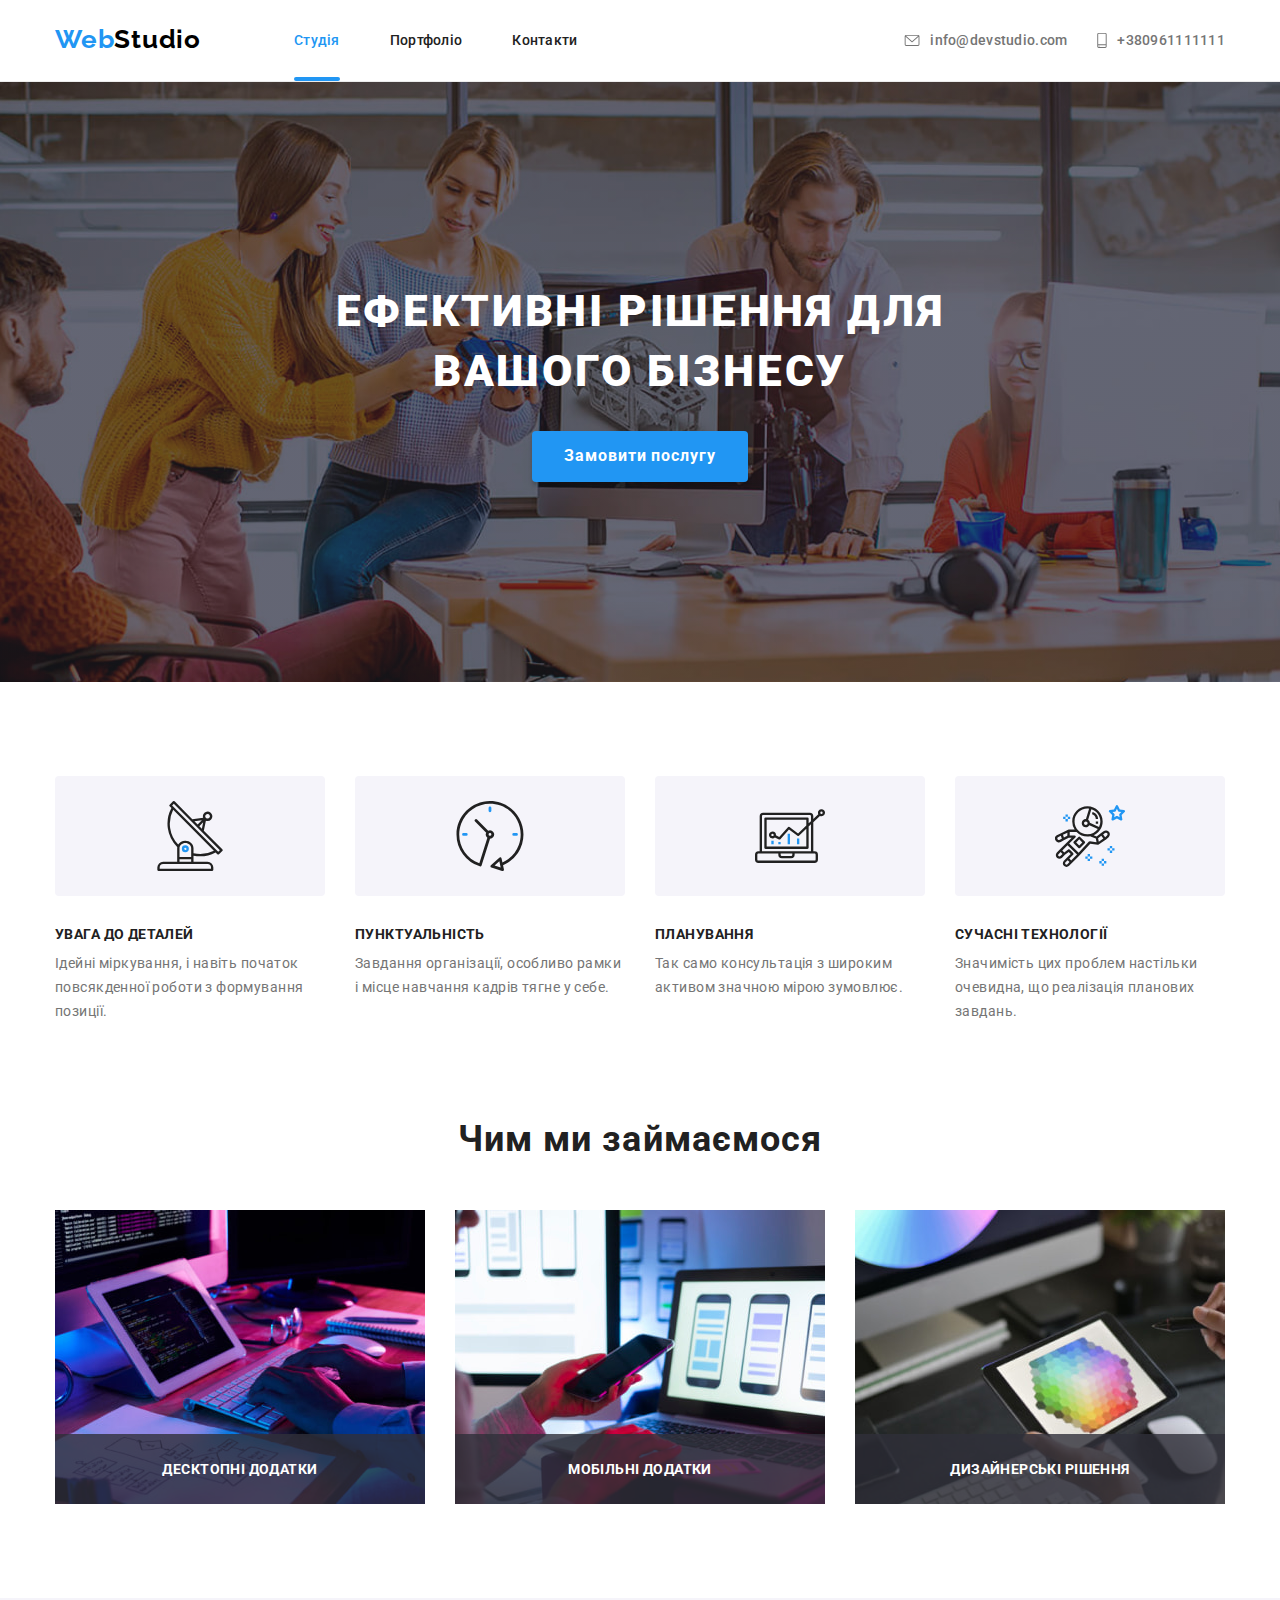
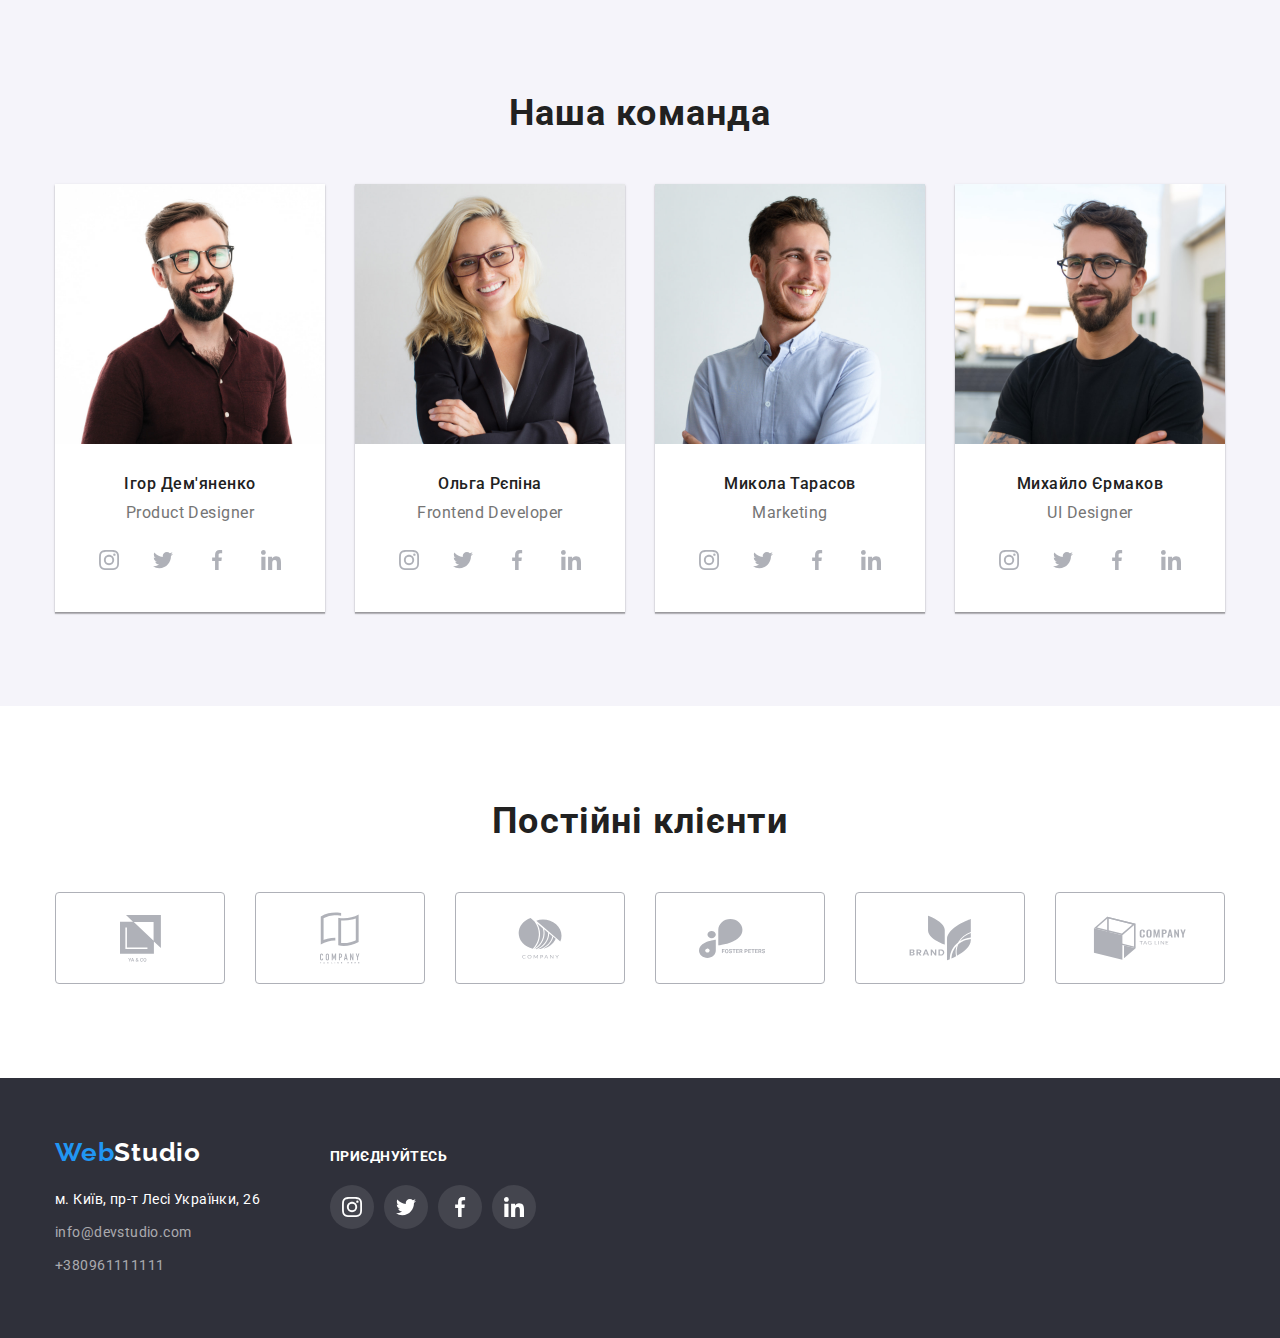
<file: index.html>
<!DOCTYPE html>
<html lang="uk">
  <head>
    <meta charset="UTF-8" />
    <meta name="viewport" content="width=device-width, initial-scale=1.0" />
    <title lang="en">WebStudio</title>

    <link rel="preconnect" href="https://fonts.googleapis.com" />
    <link rel="preconnect" href="https://fonts.gstatic.com" crossorigin />
    <link
      href="https://fonts.googleapis.com/css2?family=Raleway:wght@700&family=Roboto:wght@400;500;700;900&display=swap"
      rel="stylesheet"
    />

    <link
      rel="stylesheet"
      href="https://cdnjs.cloudflare.com/ajax/libs/modern-normalize/2.0.0/modern-normalize.min.css"
    />

    <link rel="stylesheet" href="./css/styles.css" />
  </head>

  <body>
    <!-- Header start -->
    <header class="header">
      <div class="container">
        <nav class="main-navigation">
          <!-- Header Logo -->

          <a href="/" class="logo"
            >Web<span class="header-logo-part">Studio</span></a
          >

          <!-- Header Menu -->
          <ul class="nav-menu-list">
            <li class="item">
              <a href="./index.html" class="link nav-menu-link current-page"
                >Студія</a
              >
            </li>
            <li class="item">
              <a href="./portfolio.html" class="link nav-menu-link"
                >Портфоліо</a
              >
            </li>
            <li class="item">
              <a href="./contacts.html" class="link nav-menu-link">Контакти</a>
            </li>
          </ul>
        </nav>
        <!-- Header Contacts -->
        <ul class="nav-contacts-list">
          <li class="item">
            <a
              class="nav-contacts-link"
              href="mailto:info@devstudio.com"
              aria-label="Електронна пошта"
            >
              <svg class="icon-mail" width="16" height="12">
                <use href="./images/svg/symbol-defs.svg#icon-envelope"></use>
              </svg>
              info@devstudio.com
            </a>
          </li>
          <li class="item">
            <a
              class="nav-contacts-link"
              href="tel:+380961111111"
              aria-label="Номер телефону"
            >
              <svg class="icon-phone" width="10" height="16">
                <use href="./images/svg/symbol-defs.svg#icon-smartphone"></use>
              </svg>
              +380961111111
            </a>
          </li>
        </ul>
      </div>
    </header>

    <main>
      <!-- Hero section start-->
      <section class="hero">
        <div class="container">
          <h1 class="hero-title">Ефективні рішення для вашого бізнесу</h1>

          <button type="button" class="btn" data-modal-open>
            Замовити послугу
          </button>
        </div>

        <!-- Модальне вікно -->

        <div class="backdrop is-hidden" data-modal>
          <div class="modal">
            <p>Lorem ipsum dolor sit amet.</p>
            <button type="button" class="btn-close" data-modal-close></button>
            <button type="button" class="btn send">Відправити</button>
          </div>
        </div>
      </section>

      <!-- Our features section -->
      <section class="features">
        <div class="container">
          <h2 class="section-title visually-hidden">Наші особливості</h2>

          <ul class="features-list">
            <li class="features-list-item">
              <div class="icon">
                <svg class="icon-antenna" width="70" height="70">
                  <use href="./images/svg/symbol-defs.svg#icon-antenna"></use>
                </svg>
              </div>

              <h3 class="features-subtitle">УВАГА ДО ДЕТАЛЕЙ</h3>
              <p class="features-text">
                Ідейні міркування, і навіть початок повсякденної роботи з
                формування позиції.
              </p>
            </li>

            <li class="features-list-item">
              <div class="icon">
                <svg class="icon-clock" width="70" height="70">
                  <use href="./images/svg/symbol-defs.svg#icon-clock"></use>
                </svg>
              </div>
              <h3 class="features-subtitle">ПУНКТУАЛЬНІСТЬ</h3>
              <p class="features-text">
                Завдання організації, особливо рамки і місце навчання кадрів
                тягне у себе.
              </p>
            </li>

            <li class="features-list-item">
              <div class="icon">
                <svg class="icon-diagram" width="70" height="70">
                  <use href="./images/svg/symbol-defs.svg#icon-diagram"></use>
                </svg>
              </div>

              <h3 class="features-subtitle">ПЛАНУВАННЯ</h3>
              <p class="features-text">
                Так само консультація з широким активом значною мірою зумовлює.
              </p>
            </li>

            <li class="features-list-item icon-technology">
              <div class="icon">
                <svg class="icon-astronaut" width="70" height="70">
                  <use href="./images/svg/symbol-defs.svg#icon-astronaut"></use>
                </svg>
              </div>
              <h3 class="features-subtitle">СУЧАСНІ ТЕХНОЛОГІЇ</h3>
              <p class="features-text">
                Значимість цих проблем настільки очевидна, що реалізація
                планових завдань.
              </p>
            </li>
          </ul>
        </div>
      </section>

      <!-- What we do section -->
      <section class="what-we-do">
        <div class="container">
          <h2 class="section-title">Чим ми займаємося</h2>
          <ul class="list">
            <li class="item">
              <img
                src="./images/work/we-do-1.jpg"
                width="370"
                height="294"
                alt="Відкритий лептоп, на столі лежать папери, за лептопом великий монітор з інформацією схожою на код"
              />
              <p class="text">Десктопні додатки</p>
            </li>
            <li class="item">
              <img
                src="./images/work/we-do-2.jpg"
                width="370"
                height="294"
                alt="На екрані лептопа макети з інформацією для мобільних телефонів, на задньому фоні великий додатковий монітор з зображенням інформації"
              />
              <p class="text">Мобільні додатки</p>
            </li>
            <li class="item">
              <img
                src="./images/work/we-do-3.jpg"
                width="370"
                height="294"
                alt="Планшет з палітрою кольорів на екрані, на задньому плані ноутбук та великий додатковий монітр, на якому відображається обраний моноколір"
              />
              <p class="text">Дизайнерські рішення</p>
            </li>
          </ul>
        </div>
      </section>

      <!-- Team section -->
      <section class="team">
        <div class="container">
          <h2 class="section-title">Наша команда</h2>
          <ul class="list">
            <li class="item">
              <img
                src="./images/team/dem.jpg"
                width="270"
                height="260"
                alt="Молодий чоловік сорочці борового кольору з бородою та в окулярах, він посміхається"
              />
              <div class="member-description">
                <h3 class="member-name">Ігор Дем'яненко</h3>
                <p class="member-position" lang="en">Product Designer</p>

                <ul class="member-social">
                  <li>
                    <a
                      class="social-link"
                      href="#"
                      target="_blank"
                      rel="noopener noreferrer nofollow"
                      aria-label="Посилання на інстаграм"
                    >
                      <svg class="social-link-icon" width="20" height="20">
                        <use
                          href="./images/svg/symbol-defs.svg#icon-instagram"
                        ></use>
                      </svg>
                    </a>
                  </li>
                  <li>
                    <a
                      class="social-link"
                      href="#"
                      target="_blank"
                      rel="noopener noreferrer nofollow"
                      aria-label="Посилання на твітер"
                    >
                      <svg class="social-link-icon" width="20" height="20">
                        <use
                          href="./images/svg/symbol-defs.svg#icon-twitter"
                        ></use>
                      </svg>
                    </a>
                  </li>
                  <li>
                    <a
                      class="social-link"
                      href="#"
                      target="_blank"
                      rel="noopener noreferrer nofollow"
                      aria-label="Посилання на фейсбук"
                    >
                      <svg class="social-link-icon" width="20" height="20">
                        <use
                          href="./images/svg/symbol-defs.svg#icon-facebook"
                        ></use>
                      </svg>
                    </a>
                  </li>
                  <li>
                    <a
                      class="social-link"
                      href="#"
                      target="_blank"
                      rel="noopener noreferrer nofollow"
                      aria-label="Посиалння на лінкедін"
                    >
                      <svg class="social-link-icon" width="20" height="20">
                        <use
                          href="./images/svg/symbol-defs.svg#icon-linkedin"
                        ></use>
                      </svg>
                    </a>
                  </li>
                </ul>
              </div>
            </li>

            <li class="item">
              <img
                src="./images/team/repina.jpg"
                width="270"
                height="260"
                alt="Молода усміхнена жінка в окулярах з руками схрещеними на грудях в чорному піджаку та білій блузі, блондинка"
              />
              <div class="member-description">
                <h3 class="member-name">Ольга Рєпіна</h3>
                <p class="member-position" lang="en">Frontend Developer</p>

                <ul class="member-social">
                  <li>
                    <a
                      class="social-link"
                      href="#"
                      target="_blank"
                      rel="noopener noreferrer nofollow"
                      aria-label="Посилання на інстаграм"
                    >
                      <svg class="social-link-icon" width="20" height="20">
                        <use
                          href="./images/svg/symbol-defs.svg#icon-instagram"
                        ></use>
                      </svg>
                    </a>
                  </li>
                  <li>
                    <a
                      class="social-link"
                      href="#"
                      target="_blank"
                      rel="noopener noreferrer nofollow"
                      aria-label="Посилання на твітер"
                    >
                      <svg class="social-link-icon" width="20" height="20">
                        <use
                          href="./images/svg/symbol-defs.svg#icon-twitter"
                        ></use>
                      </svg>
                    </a>
                  </li>
                  <li>
                    <a
                      class="social-link"
                      href="#"
                      target="_blank"
                      rel="noopener noreferrer nofollow"
                      aria-label="Посилання на фейсбук"
                    >
                      <svg class="social-link-icon" width="20" height="20">
                        <use
                          href="./images/svg/symbol-defs.svg#icon-facebook"
                        ></use>
                      </svg>
                    </a>
                  </li>
                  <li>
                    <a
                      class="social-link"
                      href="#"
                      target="_blank"
                      rel="noopener noreferrer nofollow"
                      aria-label="Посиалння на лінкедін"
                    >
                      <svg class="social-link-icon" width="20" height="20">
                        <use
                          href="./images/svg/symbol-defs.svg#icon-linkedin"
                        ></use>
                      </svg>
                    </a>
                  </li>
                </ul>
              </div>
            </li>

            <li class="item">
              <img
                src="./images/team/tarasov.jpg"
                width="270"
                height="260"
                alt="Молодий чоловік в білій сорочці з руками схрещеними на грудях, посміхається, шатен"
              />
              <div class="member-description">
                <h3 class="member-name">Микола Тарасов</h3>
                <p class="member-position" lang="en">Marketing</p>

                <ul class="member-social">
                  <li>
                    <a
                      class="social-link"
                      href="#"
                      target="_blank"
                      rel="noopener noreferrer nofollow"
                      aria-label="Посилання на інстаграм"
                    >
                      <svg class="social-link-icon" width="20" height="20">
                        <use
                          href="./images/svg/symbol-defs.svg#icon-instagram"
                        ></use>
                      </svg>
                    </a>
                  </li>
                  <li>
                    <a
                      class="social-link"
                      href="#"
                      target="_blank"
                      rel="noopener noreferrer nofollow"
                      aria-label="Посилання на твітер"
                    >
                      <svg class="social-link-icon" width="20" height="20">
                        <use
                          href="./images/svg/symbol-defs.svg#icon-twitter"
                        ></use>
                      </svg>
                    </a>
                  </li>
                  <li>
                    <a
                      class="social-link"
                      href="#"
                      target="_blank"
                      rel="noopener noreferrer nofollow"
                      aria-label="Посилання на фейсбук"
                    >
                      <svg class="social-link-icon" width="20" height="20">
                        <use
                          href="./images/svg/symbol-defs.svg#icon-facebook"
                        ></use>
                      </svg>
                    </a>
                  </li>
                  <li>
                    <a
                      class="social-link"
                      href="#"
                      target="_blank"
                      rel="noopener noreferrer nofollow"
                      aria-label="Посиалння на лінкедін"
                    >
                      <svg class="social-link-icon" width="20" height="20">
                        <use
                          href="./images/svg/symbol-defs.svg#icon-linkedin"
                        ></use>
                      </svg>
                    </a>
                  </li>
                </ul>
              </div>
            </li>

            <li class="item">
              <img
                src="./images/team/yermakov.jpg"
                width="270"
                height="260"
                alt="Молодий чоловік в окулярах з руками схрещеними на грудях, з хитрою посмішкою, брюнет в чорній футболці, на руці тату"
              />
              <div class="member-description">
                <h3 class="member-name">Михайло Єрмаков</h3>
                <p class="member-position" lang="en">UI Designer</p>

                <ul class="member-social">
                  <li>
                    <a
                      class="social-link"
                      href="#"
                      target="_blank"
                      rel="noopener noreferrer nofollow"
                      aria-label="Посилання на інстаграм"
                    >
                      <svg class="social-link-icon" width="20" height="20">
                        <use
                          href="./images/svg/symbol-defs.svg#icon-instagram"
                        ></use>
                      </svg>
                    </a>
                  </li>
                  <li>
                    <a
                      class="social-link"
                      href="#"
                      target="_blank"
                      rel="noopener noreferrer nofollow"
                      aria-label="Посилання на твітер"
                    >
                      <svg class="social-link-icon" width="20" height="20">
                        <use
                          href="./images/svg/symbol-defs.svg#icon-twitter"
                        ></use>
                      </svg>
                    </a>
                  </li>
                  <li>
                    <a
                      class="social-link"
                      href="#"
                      target="_blank"
                      rel="noopener noreferrer nofollow"
                      aria-label="Посилання на фейсбук"
                    >
                      <svg class="social-link-icon" width="20" height="20">
                        <use
                          href="./images/svg/symbol-defs.svg#icon-facebook"
                        ></use>
                      </svg>
                    </a>
                  </li>
                  <li>
                    <a
                      class="social-link"
                      href="#"
                      target="_blank"
                      rel="noopener noreferrer nofollow"
                      aria-label="Посиалння на лінкедін"
                    >
                      <svg class="social-link-icon" width="20" height="20">
                        <use
                          href="./images/svg/symbol-defs.svg#icon-linkedin"
                        ></use>
                      </svg>
                    </a>
                  </li>
                </ul>
              </div>
            </li>
          </ul>
        </div>
      </section>

      <!-- Clients section -->
      <section class="clients">
        <div class="container">
          <h2 class="section-title">Постійні клієнти</h2>
          <ul class="list">
            <li class="clients-icon-item">
              <a
                class="clients-logo-link"
                href="#"
                target="_blank"
                rel="noopener noreferrer"
                aria-label="Логотип компанії постійного клієнта"
              >
                <svg class="clients-logo" width="41" height="47">
                  <use href="./images/svg/symbol-defs.svg#icon-Logo_YACO"></use>
                </svg>
              </a>
            </li>
            <li class="clients-icon-item">
              <a
                class="clients-logo-link"
                href="#"
                target="_blank"
                rel="noopener noreferrer"
                aria-label="Логотип компанії постійного клієнта"
              >
                <svg class="clients-logo" width="40" height="52">
                  <use
                    href="./images/svg/symbol-defs.svg#icon-Logo_Tagline"
                  ></use>
                </svg>
              </a>
            </li>
            <li class="clients-icon-item">
              <a
                class="clients-logo-link"
                href="#"
                target="_blank"
                rel="noopener noreferrer"
                aria-label="Логотип компанії постійного клієнта"
              >
                <svg class="clients-logo" width="44" height="42">
                  <use
                    href="./images/svg/symbol-defs.svg#icon-Logo_Company"
                  ></use>
                </svg>
              </a>
            </li>
            <li class="clients-icon-item">
              <a
                class="clients-logo-link"
                href="#"
                target="_blank"
                rel="noopener noreferrer"
                aria-label="Логотип компанії постійного клієнта"
              >
                <svg class="clients-logo" width="82" height="41">
                  <use
                    href="./images/svg/symbol-defs.svg#icon-Logo_Foster"
                  ></use>
                </svg>
              </a>
            </li>
            <li class="clients-icon-item">
              <a
                class="clients-logo-link"
                href="#"
                target="_blank"
                rel="noopener noreferrer"
                aria-label="Логотип компанії постійного клієнта"
              >
                <svg class="clients-logo" width="63" height="46">
                  <use
                    href="./images/svg/symbol-defs.svg#icon-Logo_Brand"
                  ></use>
                </svg>
              </a>
            </li>
            <li class="clients-icon-item">
              <a
                class="clients-logo-link"
                href="#"
                target="_blank"
                rel="noopener noreferrer"
                aria-label="Логотип компанії постійного клієнта"
              >
                <svg class="clients-logo" width="94" height="44">
                  <use
                    href="./images/svg/symbol-defs.svg#icon-Logo_CompanyTL"
                  ></use>
                </svg>
              </a>
            </li>
          </ul>
        </div>
      </section>
    </main>

    <!-- Footer -->
    <footer class="footer">
      <div class="container">
        <div class="left-part">
          <!-- Footer Logo -->
          <a href="/" class="logo"
            >Web<span class="footer-logo-part">Studio</span></a
          >

          <!-- Footer Contacts -->
          <address class="address">
            <p class="address-text">м. Київ, пр-т Лесі Українки, 26</p>
            <ul class="list">
              <li class="address-item">
                <a class="link" href="mailto:info@devstudio.com"
                  >info@devstudio.com</a
                >
              </li>
              <li class="address-item">
                <a class="link" href="tel:+380961111111">+380961111111</a>
              </li>
            </ul>
          </address>
        </div>

        <div class="right-part">
          <p class="join-us">Приєднуйтесь</p>
          <ul class="item-social">
            <li class="social-link-item">
              <a
                class="social-link"
                href="#"
                target="_blank"
                rel="noopener noreferrer nofollow"
                aria-label="Посилання на інстаграм"
                ><svg class="social-link-icon" width="20" height="20">
                  <use href="./images/svg/symbol-defs.svg#icon-instagram"></use>
                </svg>
              </a>
            </li>
            <li class="social-link-item">
              <a
                class="social-link"
                href="#"
                target="_blank"
                rel="noopener noreferrer nofollow"
                aria-label="Посилання на твітер"
                ><svg class="social-link-icon" width="20" height="20">
                  <use href="./images/svg/symbol-defs.svg#icon-twitter"></use>
                </svg>
              </a>
            </li>
            <li class="social-link-item">
              <a
                class="social-link"
                href="#"
                target="_blank"
                rel="noopener noreferrer nofollow"
                aria-label="Посилання на фейсбук"
              >
                <svg class="social-link-icon" width="20" height="20">
                  <use href="./images/svg/symbol-defs.svg#icon-facebook"></use>
                </svg>
              </a>
            </li>
            <li class="social-link-item">
              <a
                class="social-link"
                href="#"
                target="_blank"
                rel="noopener noreferrer nofollow"
                aria-label="Посиалння на лінкедін"
              >
                <svg class="social-link-icon" width="20" height="20">
                  <use href="./images/svg/symbol-defs.svg#icon-linkedin"></use>
                </svg>
              </a>
            </li>
          </ul>
        </div>
      </div>
    </footer>

    <script src="./js/modal.js"></script>
  </body>
</html>
</file>
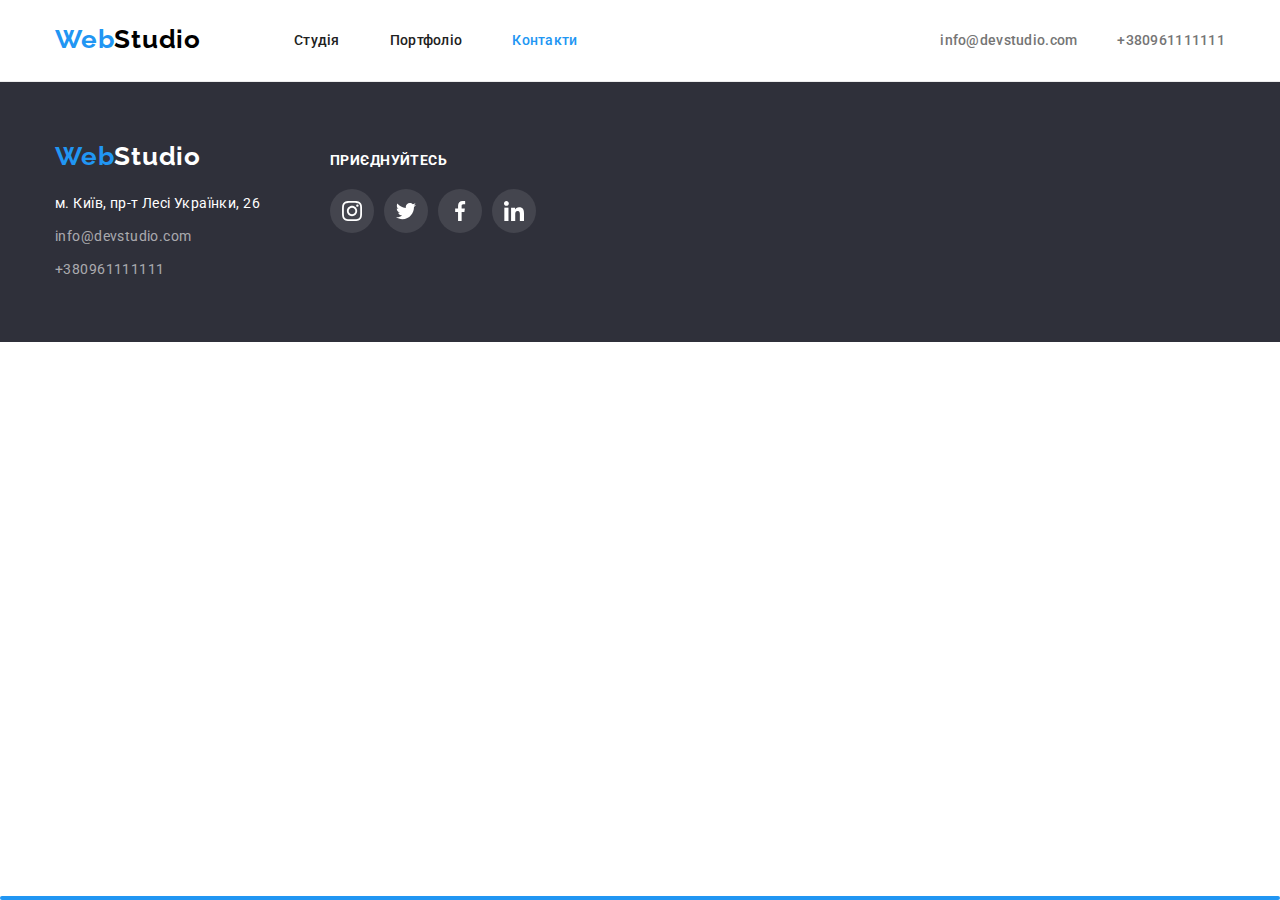
<file: contacts.html>
<!DOCTYPE html>
<html lang="uk">
  <head>
    <meta charset="UTF-8" />
    <meta name="viewport" content="width=device-width, initial-scale=1.0" />
    <title lang="en">WebStudio</title>

    <link rel="preconnect" href="https://fonts.googleapis.com" />
    <link rel="preconnect" href="https://fonts.gstatic.com" crossorigin />
    <link
      href="https://fonts.googleapis.com/css2?family=Raleway:wght@700&family=Roboto:wght@400;500;700;900&display=swap"
      rel="stylesheet"
    />

    <link
      rel="stylesheet"
      href="https://cdnjs.cloudflare.com/ajax/libs/modern-normalize/2.0.0/modern-normalize.min.css"
    />

    <link rel="stylesheet" href="./css/styles.css" />
  </head>
  <body>
    <!-- Header start -->
    <header class="header">
      <div class="container">
        <nav class="main-navigation">
          <!-- Header Logo -->

          <a href="/" class="logo"
            >Web<span class="header-logo-part">Studio</span></a
          >

          <!-- Header Menu -->
          <ul class="nav-menu-list">
            <li class="item">
              <a href="./index.html" class="link nav-menu-link">Студія</a>
            </li>
            <li class="item">
              <a href="./portfolio.html" class="link nav-menu-link"
                >Портфоліо</a
              >
            </li>
            <li class="item">
              <a href="./contacts.html" class="link nav-menu-link current-page"
                >Контакти</a
              >
            </li>
          </ul>
        </nav>
        <!-- Header Contacts -->
        <ul class="nav-contacts-list">
          <li class="item">
            <a
              class="nav-contacts-link"
              href="mailto:info@devstudio.com"
              aria-label="Посилання на номер електронну пошту"
            >
              <svg
                class="nav-icons"
                xmlns="http://www.w3.org/2000/svg"
                width="16"
                height="12"
                viewBox="0 0 16 12"
                fill="none"
              >
                <path
                  d="M14.5 0H1.50001C0.672854 0 0 0.672853 0 1.50001V10.5C0 11.3271 0.672854 12 1.50001 12H14.5C15.3271 12 16 11.3271 16 10.5V1.50001C16 0.672853 15.3271 0 14.5 0ZM14.5 0.999994C14.5679 0.999994 14.6325 1.01409 14.6916 1.0387L8 6.83838L1.30833 1.0387C1.36742 1.01412 1.43204 0.999994 1.49998 0.999994H14.5ZM14.5 11H1.50001C1.22414 11 0.999996 10.7759 0.999996 10.5V2.09521L7.67236 7.87792C7.76661 7.95944 7.8833 7.99999 8 7.99999C8.1167 7.99999 8.23339 7.95948 8.32764 7.87792L15 2.09521V10.5C15 10.7759 14.7759 11 14.5 11Z"
                /></svg
              >info@devstudio.com
            </a>
          </li>
          <li class="item">
            <a
              class="nav-contacts-link"
              href="tel:+380961111111"
              aria-label="Посилання на номер телефону"
            >
              <svg
                class="nav-icons"
                xmlns="http://www.w3.org/2000/svg"
                width="10"
                height="16"
                viewBox="0 0 10 16"
                fill="none"
              >
                <path
                  d="M8.5 0H1.5C0.672848 0 0 0.672848 0 1.5V14.5C0 15.3272 0.672848 16 1.5 16H8.5C9.32715 16 10 15.3272 10 14.5V1.5C10 0.672848 9.32715 0 8.5 0ZM1.5 1H8.5C8.77588 1 9 1.22412 9 1.5V12H1V1.5C1 1.22412 1.22412 1 1.5 1ZM8.5 15H1.5C1.22412 15 1 14.7759 1 14.5V13H9V14.5C9 14.7759 8.77588 15 8.5 15Z"
                />
                <path
                  d="M2.35355 13.7389C2.54882 13.9213 2.54882 14.2169 2.35355 14.3992C2.15828 14.5816 1.84172 14.5816 1.64645 14.3992C1.45118 14.2169 1.45118 13.9213 1.64645 13.7389C1.84172 13.5566 2.15828 13.5566 2.35355 13.7389Z"
                />
              </svg>
              +380961111111
            </a>
          </li>
        </ul>
      </div>
    </header>

    <main></main>

    <!-- Footer -->
    <footer class="footer">
      <div class="container">
        <div class="left-part">
          <!-- Footer Logo -->
          <a href="/" class="logo"
            >Web<span class="footer-logo-part">Studio</span></a
          >

          <!-- Footer Contacts -->
          <address class="address">
            <p class="address-text">м. Київ, пр-т Лесі Українки, 26</p>
            <ul class="list">
              <li class="address-item">
                <a class="link" href="mailto:info@devstudio.com"
                  >info@devstudio.com</a
                >
              </li>
              <li class="address-item">
                <a class="link" href="tel:+380961111111">+380961111111</a>
              </li>
            </ul>
          </address>
        </div>

        <div class="right-part">
          <p class="join-us">Приєднуйтесь</p>
          <ul class="item-social">
            <li class="social-link-item">
              <a
                class="social-link"
                href="#"
                target="_blank"
                rel="noopener noreferrer nofollow"
                aria-label="Посилання на інстаграм"
                ><svg
                  class="social-link-icon"
                  xmlns="http://www.w3.org/2000/svg"
                  width="20"
                  height="20"
                  viewbox="0 0 20 20"
                  fill="none"
                >
                  <path
                    d="M19.9804 5.88005C19.9336 4.81738 19.7617 4.0868 19.5156 3.45374C19.2616 2.78176 18.8709 2.18014 18.359 1.68002C17.8589 1.1721 17.2533 0.777435 16.5891 0.527447C15.9524 0.281274 15.2256 0.109427 14.163 0.0625732C13.0924 0.0117516 12.7525 0 10.0371 0C7.32173 0 6.98185 0.0117516 5.91521 0.0586052C4.85253 0.105459 4.12195 0.277459 3.48904 0.523479C2.81692 0.777435 2.2153 1.16814 1.71517 1.68002C1.20726 2.18014 0.812743 2.78573 0.562603 3.44992C0.31643 4.0868 0.144583 4.81341 0.0977294 5.87609C0.0469078 6.9467 0.0351562 7.28658 0.0351562 10.002C0.0351562 12.7173 0.0469078 13.0572 0.0937614 14.1239C0.140615 15.1865 0.312615 15.9171 0.558787 16.5502C0.812743 17.2221 1.20726 17.8238 1.71517 18.3239C2.2153 18.8318 2.82088 19.2265 3.48508 19.4765C4.12195 19.7226 4.84856 19.8945 5.91139 19.9413C6.97788 19.9883 7.31791 19.9999 10.0333 19.9999C12.7487 19.9999 13.0885 19.9883 14.1552 19.9413C15.2179 19.8945 15.9484 19.7226 16.5813 19.4765C17.9254 18.9568 18.9881 17.8941 19.5078 16.5502C19.7538 15.9133 19.9258 15.1865 19.9727 14.1239C20.0195 13.0572 20.0313 12.7173 20.0313 10.002C20.0313 7.28658 20.0273 6.9467 19.9804 5.88005ZM18.1794 14.0457C18.1364 15.0225 17.9723 15.5499 17.8356 15.9015C17.4995 16.7728 16.808 17.4643 15.9367 17.8004C15.5851 17.9372 15.0538 18.1012 14.0809 18.1441C13.026 18.1911 12.7096 18.2027 10.0411 18.2027C7.37255 18.2027 7.05221 18.1911 6.00113 18.1441C5.02438 18.1012 4.49693 17.9372 4.1453 17.8004C3.71171 17.6402 3.31704 17.3862 2.9967 17.0541C2.6646 16.7298 2.41065 16.3391 2.2504 15.9055C2.11365 15.5539 1.94959 15.0225 1.90671 14.0497C1.8597 12.9948 1.8481 12.6783 1.8481 10.0097C1.8481 7.34122 1.8597 7.02087 1.90671 5.96995C1.94959 4.99319 2.11365 4.46575 2.2504 4.11412C2.41065 3.68038 2.6646 3.28586 3.00067 2.96536C3.32483 2.63327 3.71553 2.37931 4.14927 2.21921C4.5009 2.08247 5.03231 1.9184 6.0051 1.87537C7.05999 1.82851 7.37652 1.81676 10.0449 1.81676C12.7174 1.81676 13.0337 1.82851 14.0848 1.87537C15.0616 1.9184 15.589 2.08247 15.9407 2.21921C16.3742 2.37931 16.7689 2.63327 17.0893 2.96536C17.4213 3.28967 17.6753 3.68038 17.8356 4.11412C17.9723 4.46575 18.1364 4.99701 18.1794 5.96995C18.2263 7.02484 18.238 7.34122 18.238 10.0097C18.238 12.6783 18.2263 12.9908 18.1794 14.0457Z"
                  />
                  <path
                    d="M10.0371 4.8642C7.20074 4.8642 4.89941 7.16537 4.89941 10.0019C4.89941 12.8385 7.20074 15.1396 10.0371 15.1396C12.8737 15.1396 15.1749 12.8385 15.1749 10.0019C15.1749 7.16537 12.8737 4.8642 10.0371 4.8642ZM10.0371 13.3346C8.19702 13.3346 6.70442 11.8422 6.70442 10.0019C6.70442 8.16165 8.19702 6.66921 10.0371 6.66921C11.8774 6.66921 13.3698 8.16165 13.3698 10.0019C13.3698 11.8422 11.8774 13.3346 10.0371 13.3346Z"
                  />
                  <path
                    d="M16.5775 4.6611C16.5775 5.32346 16.0404 5.86052 15.3779 5.86052C14.7155 5.86052 14.1785 5.32346 14.1785 4.6611C14.1785 3.99858 14.7155 3.46167 15.3779 3.46167C16.0404 3.46167 16.5775 3.99858 16.5775 4.6611Z"
                  />
                </svg>
              </a>
            </li>
            <li class="social-link-item">
              <a
                class="social-link"
                href="#"
                target="_blank"
                rel="noopener noreferrer nofollow"
                aria-label="Посилання на твітер"
                ><svg
                  class="social-link-icon"
                  xmlns="http://www.w3.org/2000/svg"
                  width="20"
                  height="20"
                  viewbox="0 0 20 20"
                  fill="none"
                >
                  <path
                    d="M20 3.79875C19.2563 4.125 18.4637 4.34125 17.6375 4.44625C18.4875 3.93875 19.1363 3.14125 19.4412 2.18C18.6488 2.6525 17.7738 2.98625 16.8412 3.1725C16.0887 2.37125 15.0162 1.875 13.8462 1.875C11.5763 1.875 9.74875 3.7175 9.74875 5.97625C9.74875 6.30125 9.77625 6.61375 9.84375 6.91125C6.435 6.745 3.41875 5.11125 1.3925 2.6225C1.03875 3.23625 0.83125 3.93875 0.83125 4.695C0.83125 6.115 1.5625 7.37375 2.6525 8.1025C1.99375 8.09 1.3475 7.89875 0.8 7.5975C0.8 7.61 0.8 7.62625 0.8 7.6425C0.8 9.635 2.22125 11.29 4.085 11.6712C3.75125 11.7625 3.3875 11.8062 3.01 11.8062C2.7475 11.8062 2.4825 11.7913 2.23375 11.7362C2.765 13.36 4.2725 14.5538 6.065 14.5925C4.67 15.6838 2.89875 16.3412 0.98125 16.3412C0.645 16.3412 0.3225 16.3263 0 16.285C1.81625 17.4563 3.96875 18.125 6.29 18.125C13.835 18.125 17.96 11.875 17.96 6.4575C17.96 6.27625 17.9538 6.10125 17.945 5.9275C18.7588 5.35 19.4425 4.62875 20 3.79875Z"
                  />
                </svg>
              </a>
            </li>
            <li class="social-link-item">
              <a
                class="social-link"
                href="#"
                target="_blank"
                rel="noopener noreferrer nofollow"
                aria-label="Посилання на фейсбук"
              >
                <svg
                  class="social-link-icon"
                  xmlns="http://www.w3.org/2000/svg"
                  width="20"
                  height="20"
                  viewbox="0 0 20 20"
                  fill="none"
                >
                  <path
                    d="M13.3309 3.32083H15.1567V0.140833C14.8417 0.0975 13.7584 0 12.4967 0C9.86422 0 8.06088 1.65583 8.06088 4.69917V7.5H5.15588V11.055H8.06088V20H11.6226V11.0558H14.4101L14.8526 7.50083H11.6217V5.05167C11.6226 4.02417 11.8992 3.32083 13.3309 3.32083Z"
                  />
                </svg>
              </a>
            </li>
            <li class="social-link-item">
              <a
                class="social-link"
                href="#"
                target="_blank"
                rel="noopener noreferrer nofollow"
                aria-label="Посиалння на лінкедін"
              >
                <svg
                  class="social-link-icon"
                  xmlns="http://www.w3.org/2000/svg"
                  width="20"
                  height="20"
                  viewbox="0 0 20 20"
                  fill="none"
                >
                  <path
                    d="M19.9951 20V19.9992H20.0001V12.6642C20.0001 9.07587 19.2276 6.31171 15.0326 6.31171C13.0159 6.31171 11.6626 7.41837 11.1101 8.46754H11.0517V6.64671H7.07422V19.9992H11.2159V13.3875C11.2159 11.6467 11.5459 9.96337 13.7017 9.96337C15.8259 9.96337 15.8576 11.95 15.8576 13.4992V20H19.9951Z"
                  />
                  <path d="M0.329956 6.64746H4.47662V20H0.329956V6.64746Z" />
                  <path
                    d="M2.40167 0C1.07583 0 0 1.07583 0 2.40167C0 3.7275 1.07583 4.82583 2.40167 4.82583C3.7275 4.82583 4.80333 3.7275 4.80333 2.40167C4.8025 1.07583 3.72667 0 2.40167 0V0Z"
                  />
                </svg>
              </a>
            </li>
          </ul>
        </div>
      </div>
    </footer>
  </body>
</html>
</file>
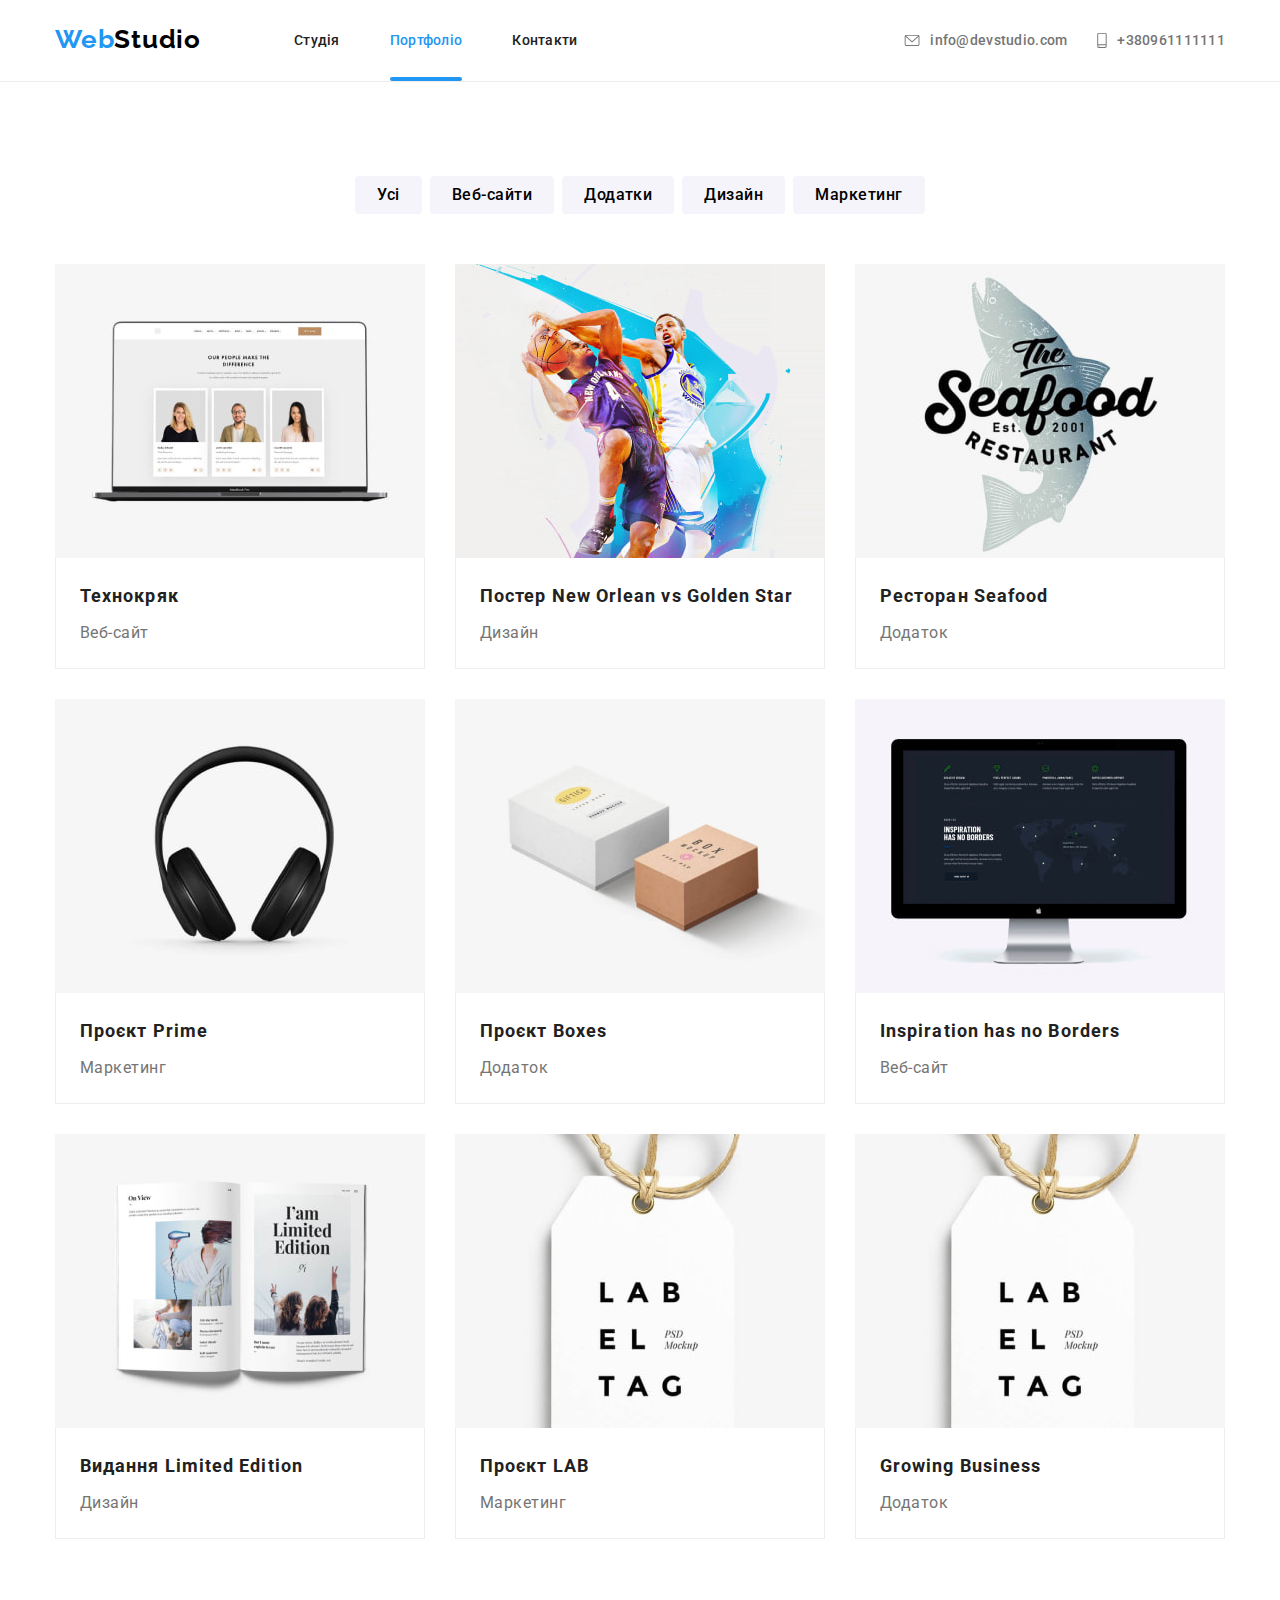
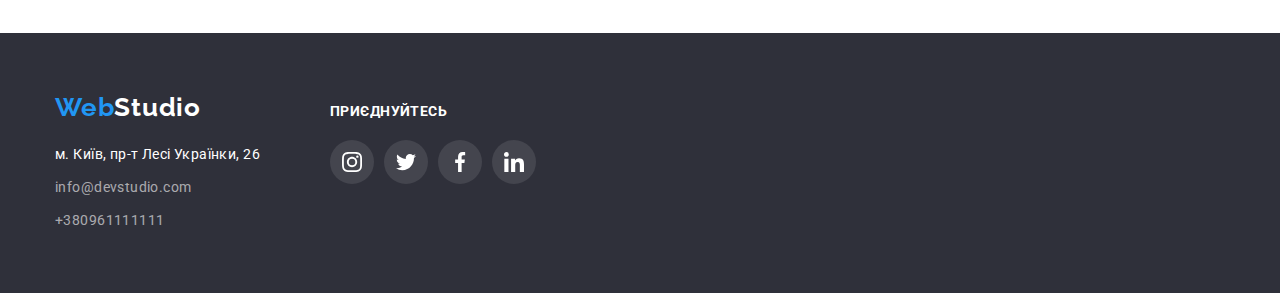
<file: portfolio.html>
<!DOCTYPE html>
<html lang="uk">
  <head>
    <meta charset="UTF-8" />
    <meta name="viewport" content="width=device-width, initial-scale=1.0" />
    <title lang="en">WebStudio</title>

    <link rel="preconnect" href="https://fonts.googleapis.com" />
    <link rel="preconnect" href="https://fonts.gstatic.com" crossorigin />
    <link
      href="https://fonts.googleapis.com/css2?family=Raleway:wght@700&family=Roboto:wght@400;500;700;900&display=swap"
      rel="stylesheet"
    />

    <link
      rel="stylesheet"
      href="https://cdnjs.cloudflare.com/ajax/libs/modern-normalize/2.0.0/modern-normalize.min.css"
    />

    <link rel="stylesheet" href="./css/styles.css" />
  </head>

  <body>
    <!-- Header start -->
    <header class="header">
      <div class="container">
        <nav class="main-navigation">
          <!-- Header Logo -->

          <a href="/" class="logo"
            >Web<span class="header-logo-part">Studio</span></a
          >

          <!-- Header Menu -->
          <ul class="nav-menu-list">
            <li class="item">
              <a href="./index.html" class="link nav-menu-link">Студія</a>
            </li>
            <li class="item">
              <a href="./portfolio.html" class="link nav-menu-link current-page"
                >Портфоліо</a
              >
            </li>
            <li class="item">
              <a href="./contacts.html" class="link nav-menu-link">Контакти</a>
            </li>
          </ul>
        </nav>
        <!-- Header Contacts -->
        <ul class="nav-contacts-list">
          <li class="item">
            <a
              class="nav-contacts-link"
              href="mailto:info@devstudio.com"
              aria-label="Електронна пошта"
            >
              <svg class="icon-mail" width="16" height="12">
                <use href="./images/svg/symbol-defs.svg#icon-envelope"></use>
              </svg>
              info@devstudio.com
            </a>
          </li>
          <li class="item">
            <a
              class="nav-contacts-link"
              href="tel:+380961111111"
              aria-label="Номер телефону"
            >
              <svg class="icon-phone" width="10" height="16">
                <use href="./images/svg/symbol-defs.svg#icon-smartphone"></use>
              </svg>
              +380961111111
            </a>
          </li>
        </ul>
      </div>
    </header>

    <main>
      <section class="portfolio">
        <div class="container">
          <h1 class="section-title visually-hidden">Портфоліо</h1>

          <!-- Portfolio filter -->
          <ul class="portfolio-button-list">
            <li class="portfolio-filter-item">
              <button class="btn portfolio-filter-button" type="button">
                Усі
              </button>
            </li>
            <li class="portfolio-filter-item">
              <button class="btn portfolio-filter-button" type="button">
                Веб-сайти
              </button>
            </li>
            <li class="portfolio-filter-item">
              <button class="btn portfolio-filter-button" type="button">
                Додатки
              </button>
            </li>
            <li class="portfolio-filter-item">
              <button class="btn portfolio-filter-button" type="button">
                Дизайн
              </button>
            </li>
            <li class="portfolio-filter-item">
              <button class="btn portfolio-filter-button" type="button">
                Маркетинг
              </button>
            </li>
          </ul>

          <!-- Portfolio examples -->
          <ul class="portfilio-examples-list">
            <li class="portfolio-item">
              <a
                class="link portfolio-link"
                href="#"
                target="_blank"
                rel="noopener noreferrer nofollow"
              >
                <div class="portfolio-overlay">
                  <img
                    class="portfolio-pic"
                    src="./images/portfolio/technokrjak.jpg"
                    alt="Сайт Технокряк"
                    width="370"
                    height="294"
                  />
                  <p class="portfolio-overlay-text">
                    Ресурс пропонує комплексні пропозиції з різним рівнем
                    функціоналу та сервісів. Все це дозволить відвідувачу
                    отримати вичерпні відомості про компанію чи приватну особу.
                  </p>
                </div>

                <div class="portfolio-pic-descript">
                  <h2 class="portfolio-project-name">Технокряк</h2>
                  <p class="portfolio-area">Веб-сайт</p>
                </div>
              </a>
            </li>
            <li class="portfolio-item">
              <a
                class="link portfolio-link"
                href=""
                target="_blank"
                rel="noopener noreferrer nofollow"
              >
                <div class="portfolio-overlay">
                  <img
                    class="portfolio-pic"
                    src="./images/portfolio/poster.jpg"
                    alt="Баскетболісти з мячем "
                    width="370"
                    height="294"
                  />
                  <p class="portfolio-overlay-text">
                    Ресурс пропонує комплексні пропозиції з різним рівнем
                    функціоналу та сервісів. Все це дозволить відвідувачу
                    отримати вичерпні відомості про компанію чи приватну особу.
                  </p>
                </div>
                <div class="portfolio-pic-descript">
                  <h2 class="portfolio-project-name">
                    Постер New Orlean vs Golden Star
                  </h2>
                  <p class="portfolio-area">Дизайн</p>
                </div>
              </a>
            </li>
            <li class="portfolio-item">
              <a
                class="link portfolio-link"
                href=""
                target="_blank"
                rel="noopener noreferrer nofollow"
              >
                <div class="portfolio-overlay">
                  <img
                    class="portfolio-pic"
                    src="./images/portfolio/seafood.jpg"
                    alt="Логотип ресторану"
                    width="370"
                    height="294"
                  />
                  <p class="portfolio-overlay-text">
                    Ресурс пропонує комплексні пропозиції з різним рівнем
                    функціоналу та сервісів. Все це дозволить відвідувачу
                    отримати вичерпні відомості про компанію чи приватну особу.
                  </p>
                </div>
                <div class="portfolio-pic-descript">
                  <h2 class="portfolio-project-name">Ресторан Seafood</h2>
                  <p class="portfolio-area">Додаток</p>
                </div>
              </a>
            </li>
            <li class="portfolio-item">
              <a
                class="link portfolio-link"
                href=""
                target="_blank"
                rel="noopener noreferrer nofollow"
              >
                <div class="portfolio-overlay">
                  <img
                    class="portfolio-pic"
                    src="./images/portfolio/airpods.jpg"
                    alt="Навушники"
                    width="370"
                    height="294"
                  />
                  <p class="portfolio-overlay-text">
                    Ресурс пропонує комплексні пропозиції з різним рівнем
                    функціоналу та сервісів. Все це дозволить відвідувачу
                    отримати вичерпні відомості про компанію чи приватну особу.
                  </p>
                </div>
                <div class="portfolio-pic-descript">
                  <h2 class="portfolio-project-name">Проєкт Prime</h2>
                  <p class="portfolio-area">Маркетинг</p>
                </div>
              </a>
            </li>
            <li class="portfolio-item">
              <a
                class="link portfolio-link"
                href=""
                target="_blank"
                rel="noopener noreferrer nofollow"
              >
                <div class="portfolio-overlay">
                  <img
                    class="portfolio-pic"
                    src="./images/portfolio/boxes.jpg"
                    alt="Коробки"
                    width="370"
                    height="294"
                  />
                  <p class="portfolio-overlay-text">
                    Ресурс пропонує комплексні пропозиції з різним рівнем
                    функціоналу та сервісів. Все це дозволить відвідувачу
                    отримати вичерпні відомості про компанію чи приватну особу.
                  </p>
                </div>

                <div class="portfolio-pic-descript">
                  <h2 class="portfolio-project-name">Проєкт Boxes</h2>
                  <p class="portfolio-area">Додаток</p>
                </div>
              </a>
            </li>
            <li class="portfolio-item">
              <a
                class="link portfolio-link"
                href=""
                target="_blank"
                rel="noopener noreferrer nofollow"
              >
                <div class="portfolio-overlay">
                  <img
                    class="portfolio-pic"
                    src="./images/portfolio/monitor.jpg"
                    alt="Монітор"
                    width="370"
                    height="294"
                  />
                  <p class="portfolio-overlay-text">
                    Ресурс пропонує комплексні пропозиції з різним рівнем
                    функціоналу та сервісів. Все це дозволить відвідувачу
                    отримати вичерпні відомості про компанію чи приватну особу.
                  </p>
                </div>

                <div class="portfolio-pic-descript">
                  <h2 class="portfolio-project-name">
                    Inspiration has no Borders
                  </h2>
                  <p class="portfolio-area">Веб-сайт</p>
                </div>
              </a>
            </li>
            <li class="portfolio-item">
              <a
                class="link portfolio-link"
                href=""
                target="_blank"
                rel="noopener noreferrer nofollow"
              >
                <div class="portfolio-overlay">
                  <img
                    class="portfolio-pic"
                    src="./images/portfolio/publishing.jpg"
                    alt="Книга розкрита"
                    width="370"
                    height="294"
                  />
                  <p class="portfolio-overlay-text">
                    Ресурс пропонує комплексні пропозиції з різним рівнем
                    функціоналу та сервісів. Все це дозволить відвідувачу
                    отримати вичерпні відомості про компанію чи приватну особу.
                  </p>
                </div>
                <div class="portfolio-pic-descript">
                  <h2 class="portfolio-project-name">
                    Видання Limited Edition
                  </h2>
                  <p class="portfolio-area">Дизайн</p>
                </div>
              </a>
            </li>
            <li class="portfolio-item">
              <a
                class="link portfolio-link"
                href=""
                target="_blank"
                rel="noopener noreferrer nofollow"
              >
                <div class="portfolio-overlay">
                  <img
                    class="portfolio-pic"
                    src="./images/portfolio/lab.jpg"
                    alt="Бейджик проекту"
                    width="370"
                    height="294"
                  />
                  <p class="portfolio-overlay-text">
                    Ресурс пропонує комплексні пропозиції з різним рівнем
                    функціоналу та сервісів. Все це дозволить відвідувачу
                    отримати вичерпні відомості про компанію чи приватну особу.
                  </p>
                </div>

                <div class="portfolio-pic-descript">
                  <h2 class="portfolio-project-name">Проєкт LAB</h2>
                  <p class="portfolio-area">Маркетинг</p>
                </div>
              </a>
            </li>
            <li class="portfolio-item">
              <a
                class="link portfolio-link"
                href=""
                target="_blank"
                rel="noopener noreferrer nofollow"
              >
                <div class="portfolio-overlay">
                  <img
                    class="portfolio-pic"
                    src="./images/portfolio/lab.jpg"
                    alt="Бейджик проекту"
                    width="370"
                    height="294"
                  />
                  <p class="portfolio-overlay-text">
                    Ресурс пропонує комплексні пропозиції з різним рівнем
                    функціоналу та сервісів. Все це дозволить відвідувачу
                    отримати вичерпні відомості про компанію чи приватну особу.
                  </p>
                </div>
                <div class="portfolio-pic-descript">
                  <h2 class="portfolio-project-name">Growing Business</h2>
                  <p class="portfolio-area">Додаток</p>
                </div>
              </a>
            </li>
          </ul>
        </div>
      </section>
    </main>

    <!-- Footer -->
    <footer class="footer">
      <div class="container">
        <div class="left-part">
          <!-- Footer Logo -->
          <a href="/" class="logo"
            >Web<span class="footer-logo-part">Studio</span></a
          >

          <!-- Footer Contacts -->
          <address class="address">
            <p class="address-text">м. Київ, пр-т Лесі Українки, 26</p>
            <ul class="list">
              <li class="address-item">
                <a class="link" href="mailto:info@devstudio.com"
                  >info@devstudio.com</a
                >
              </li>
              <li class="address-item">
                <a class="link" href="tel:+380961111111">+380961111111</a>
              </li>
            </ul>
          </address>
        </div>

        <div class="right-part">
          <p class="join-us">Приєднуйтесь</p>
          <ul class="item-social">
            <li class="social-link-item">
              <a
                class="social-link"
                href="#"
                target="_blank"
                rel="noopener noreferrer nofollow"
                aria-label="Посилання на інстаграм"
                ><svg class="social-link-icon" width="20" height="20">
                  <use href="./images/svg/symbol-defs.svg#icon-instagram"></use>
                </svg>
              </a>
            </li>
            <li class="social-link-item">
              <a
                class="social-link"
                href="#"
                target="_blank"
                rel="noopener noreferrer nofollow"
                aria-label="Посилання на твітер"
                ><svg class="social-link-icon" width="20" height="20">
                  <use href="./images/svg/symbol-defs.svg#icon-twitter"></use>
                </svg>
              </a>
            </li>
            <li class="social-link-item">
              <a
                class="social-link"
                href="#"
                target="_blank"
                rel="noopener noreferrer nofollow"
                aria-label="Посилання на фейсбук"
              >
                <svg class="social-link-icon" width="20" height="20">
                  <use href="./images/svg/symbol-defs.svg#icon-facebook"></use>
                </svg>
              </a>
            </li>
            <li class="social-link-item">
              <a
                class="social-link"
                href="#"
                target="_blank"
                rel="noopener noreferrer nofollow"
                aria-label="Посиалння на лінкедін"
              >
                <svg class="social-link-icon" width="20" height="20">
                  <use href="./images/svg/symbol-defs.svg#icon-linkedin"></use>
                </svg>
              </a>
            </li>
          </ul>
        </div>
      </div>
    </footer>
  </body>
</html>
</file>
<file: css/styles.css>
/* Основні кольори */
:root {
    /* Кольори для фону */
    --background-color: #FFFFFF;
    --background-secondary-color: #2F303A;
    --background-third-color: #F5F4FA;

    /* Кольори для офомлення акцентів */
    --primary-color: #2196F3;
    --secondary-color: #FFFFFF;

    /* Кольори для шрифтів */
    --text-color: #757575;
    --title-color: #212121;
}


/* Обнулення стилів  */
h2,
h3,
h4,
h5,
h6,
p {
    margin: 0;
}

li,
ul {
    list-style: none;
    margin: 0;
    padding: 0;
}

a {
    text-decoration: none;
}

img {
    display: block;
}

/* Загальні стилі для body та його елементів */
body {
    font-family: Roboto,
        sans-serif;
    font-size: 14px;
    color: var(--text-color);
    background-color: var(--background-color);
}

.container {
    width: 1200px;
    padding-left: 15px;
    padding-right: 15px;
    margin: 0 auto;
}

.btn {
    font-family: inherit;
    font-size: 16px;
}

section {
    padding-top: 94px;
    padding-bottom: 94px;
}

.section-title {
    color: var(--title-color);
    text-align: center;
    font-size: 36px;
    font-weight: 700;
    line-height: 1.17;
    letter-spacing: 1.08px;
    margin-bottom: 50px;
}

.visually-hidden {
    position: absolute;
    width: 1px;
    height: 1px;
    margin: -1px;
    border: 0;
    padding: 0;

    white-space: nowrap;
    clip-path: inset(100%);
    clip: rect(0 0 0 0);
    overflow: hidden;
}

/* Стиль для Логотип */
.logo {
    color: var(--primary-color);
    font-family: Raleway, sans-serif;
    font-size: 26px;
    font-weight: 700;
    letter-spacing: 0.78px;
}

.logo>.header-logo-part {
    color: #000000;
}

.logo>.footer-logo-part {
    color: var(--secondary-color);
}

/* Header */
.header .container {
    display: flex;
}

.header {
    border-bottom: 1px solid #ECECEC;
}

.main-navigation {
    display: flex;
    align-items: center;
}

.header .logo {
    margin-right: 93px;
}

.nav-menu-list,
.nav-contacts-list {
    display: flex;
}

.nav-menu-list .item:not(:last-child) {
    position: relative;
    margin-right: 50px;
}

.nav-contacts-list {
    margin-left: auto;
}

.nav-contacts-list .item:not(:last-child) {
    margin-right: 30px;
}

.nav-menu-link,
.nav-contacts-link {
    display: flex;
    padding-top: 32px;
    padding-bottom: 32px;
    font-weight: 500;
    line-height: 1.2;
    letter-spacing: 0.28px;
    align-items: center;
}

.nav-menu-link {
    color: var(--title-color);

    transition: color 250ms cubic-bezier(0.4, 0, 0.2, 1);
}

.nav-menu-link:focus,
.nav-menu-link:hover,
.nav-menu-link:active {
    color: var(--primary-color);
}

.nav-contacts-link {
    color: var(--text-color);

    transition: color 250ms cubic-bezier(0.4, 0, 0.2, 1);
}

.icon-mail,
.icon-phone {
    margin-right: 10px;
    fill: var(--text-color);

    transition: color 250ms cubic-bezier(0.4, 0, 0.2, 1);
}

.nav-contacts-link:focus,
.nav-contacts-link:hover,
.nav-contacts-link:active {
    color: var(--primary-color);
}

.nav-contacts-link:focus .icon-mail,
.nav-contacts-link:hover .icon-mail {
    fill: var(--primary-color);
}

.nav-contacts-link:focus .icon-phone,
.nav-contacts-link:hover .icon-phone {
    fill: var(--primary-color);
}

.current-page {
    color: var(--primary-color);
}

.link.nav-menu-link.current-page::after {
    display: inline-block;
    position: absolute;
    content: '';
    bottom: 0;
    right: 0;

    border-radius: 2px;
    width: 100%;
    height: 4px;
    background-color: var(--primary-color);
}


/* =================
Section Hero 
====================*/
.hero {
    max-width: 1600px;
    /* height: 600px; */
    margin-left: auto;
    margin-right: auto;

    background-color: #C4C4C4;
    ;
    background-image: linear-gradient(to right, rgba(47, 48, 58, 0.40), rgba(47, 48, 58, 0.40)),
        url(../images/hero/Hero-Img.jpg);
    background-position: center;
    background-size: cover;
    background-repeat: no-repeat;

    padding-top: 200px;
    padding-bottom: 200px;

    color: var(--secondary-color);
    text-align: center;
}

.hero-title {
    margin-top: 0;
    margin-right: auto;
    margin-bottom: 30px;
    margin-left: auto;

    font-size: 44px;
    font-weight: 900;
    line-height: 1.36;
    letter-spacing: 2.64px;
    text-transform: uppercase;
    width: 696px;
}

.hero .btn {
    display: inline-block;
    padding-top: 10px;
    padding-right: 32px;
    padding-bottom: 10px;
    padding-left: 32px;

    background-color: var(--primary-color);
    border: none;
    border-radius: 4px;
    box-shadow: 0px 4px 4px 0px rgba(0, 0, 0, 0.15);
    color: var(--secondary-color);

    text-align: center;
    font-weight: 700;
    line-height: 1.88;
    letter-spacing: 0.96px;

    transition: background-color 250ms cubic-bezier(0.4, 0, 0.2, 1);
}

.hero .btn:active,
.hero .btn:focus,
.hero .btn:hover {
    background-color: #188CE8;
}

.hero .btn.send {
    padding-top: 10px;
    padding-right: 52px;
    padding-bottom: 10px;
    padding-left: 52px;

    transition: background-color 250ms cubic-bezier(0.4, 0, 0.2, 1);
}

.hero .btn.send:active,
.hero .btn.send:focus,
.hero .btn.send:hover {
    background-color: #188CE8;
}

/* ======================
Section Our features
=========================*/
.features {
    padding-bottom: 0;
}

.features-subtitle {
    color: var(--title-color);
    font-size: 14px;
    font-weight: 700;
    line-height: 1.17;
    letter-spacing: 0.42px;
    text-transform: uppercase;
    margin-bottom: 10px;
}

.features-text {
    line-height: 1.71;
    letter-spacing: 0.42px;
}

.features-list {
    display: flex;
    flex-wrap: wrap;
}

.features-list-item {
    width: calc((100% - 90px) / 4);
}

.features-list-item:not(:nth-child(4n)) {
    margin-right: 30px;
}

.features-list-item .icon {
    display: flex;

    margin-bottom: 30px;
    justify-content: center;
    align-items: center;
    height: 120px;

    border-radius: 4px;
    background-color: var(--background-third-color);
}


/* =========================
Section What we do 
===========================*/
.what-we-do .list {
    display: flex;
    flex-wrap: wrap;
}

.what-we-do .item:not(:nth-child(3n)) {
    width: calc((100% - 60px) / 3);
    margin-right: 30px;
}

.what-we-do .item {
    position: relative;
}

.what-we-do .text {
    position: absolute;
    width: 100%;
    bottom: 0;
    left: 0;

    background: rgba(47, 48, 58, 0.8);
    height: 70px;
    text-align: center;
    align-content: center;

    font-weight: 700;
    font-size: 14px;
    letter-spacing: 0.03em;
    text-transform: uppercase;
    color: #fff;
}

/* =======================
Our Team section 
========================*/
.team {
    background-color: var(--background-third-color);
}

.team .list {
    display: flex;
    flex-wrap: wrap;

}

.team .item {
    width: calc((100% - 90px) / 4);
    box-shadow: 0px 2px 1px 0px rgba(0, 0, 0, 0.20), 0px 1px 1px 0px rgba(0, 0, 0, 0.14), 0px 1px 3px 0px rgba(0, 0, 0, 0.12);
    background-color: var(--secondary-color);
}

.team .item:not(:nth-child(4n)) {
    margin-right: 30px;
}

.team .member-description {
    padding-top: 30px;
    padding-bottom: 30px;
}

.team .member-name {
    margin-bottom: 10px;
    color: var(--title-color);
    font-size: 16px;
    font-weight: 500;
    line-height: 1.2;
    letter-spacing: 0.48px;
    text-align: center;
}

.team .member-position {
    margin-bottom: 16px;
    font-size: 16px;
    line-height: 1.2;
    letter-spacing: 0.48px;
    text-align: center;
}

.team .member-social {
    display: flex;
    flex-wrap: wrap;
    padding-left: 32px;
    padding-right: 32px;

    justify-content: space-between;
}

.social-link {
    display: flex;
    width: 44px;
    height: 44px;
    align-items: center;
    justify-content: center;
    border-radius: 50%;

    transition: background-color 250ms cubic-bezier(0.4, 0, 0.2, 1);
}

.social-link-icon {
    display: block;
    fill: #AFB1B8;

    transition: fill 250ms cubic-bezier(0.4, 0, 0.2, 1);
}

.social-link:hover,
.social-link:focus {
    background-color: #188CE8;
}

.social-link:hover .social-link-icon,
.social-link:focus .social-link-icon {
    fill: var(--secondary-color);
}

/* ==================
Clients section
=====================*/

.clients .list {
    display: flex;
    flex-wrap: wrap;
    justify-content: space-between;
}

.clients-icon-item {
    background-color: transparent;
}

.clients-logo-link {
    display: flex;
    width: 170px;
    height: 92px;

    justify-content: center;
    align-items: center;

    border-radius: 4px;
    border: 1px solid #AFB1B8;

    transition: border 250ms cubic-bezier(0.4, 0, 0.2, 1);
}

.clients-logo {
    fill: #AFB1B8;

    transition: fill 250ms cubic-bezier(0.4, 0, 0.2, 1);
}

.clients-logo-link:hover,
.clients-logo-link:focus {
    border-color: #188CE8;
}

.clients-logo-link:hover .clients-logo,
.clients-logo-link:focus .clients-logo {
    fill: #188CE8;
}

/* ===========================
Portfolio section 
===============================*/
.portfolio-button-list {
    display: flex;
    flex-wrap: wrap;
    align-items: center;
    justify-content: center;
    margin-bottom: 50px;
}

.portfolio-filter-item:not(:last-child) {
    margin-right: 8px;
}

.portfolio-filter-button {
    padding-top: 6px;
    padding-bottom: 6px;
    padding-left: 22px;
    padding-right: 22px;

    border: none;
    border-radius: 4px;
    background-color: var(--background-third-color);
    font-weight: 500;
    line-height: 1.63;
    letter-spacing: 0.48px;

    transition: background-color 250ms cubic-bezier(0.4, 0, 0.2, 1), color 250ms cubic-bezier(0.4, 0, 0.2, 1), filter 250ms cubic-bezier(0.4, 0, 0.2, 1);
}

.portfolio-filter-button:focus,
.portfolio-filter-button:hover,
.portfolio-filter-button:active {
    background-color: var(--primary-color);
    color: var(--secondary-color);

    filter: drop-shadow(0px 4px 4px rgba(0, 0, 0, 0.25));

}

/* Портфоліо приклади робіт */

.portfilio-examples-list {
    display: flex;
    flex-wrap: wrap;
    margin-bottom: -30px;
}

.portfolio-item:not(:nth-child(3n)) {
    margin-right: 30px;
}

.portfolio-item {
    width: calc((100% - 60px) / 3);
    margin-bottom: 30px;

    position: relative;
}

.portfolio-link {
    display: block;

    transition: box-shadow 250ms cubic-bezier(0.4, 0, 0.2, 1);
}

.portfolio-link:hover,
.portfolio-link:focus {
    box-shadow: 1px 4px 6px 0px rgba(0, 0, 0, 0.16), 0px 4px 4px 0px rgba(0, 0, 0, 0.06), 0px 1px 1px 0px rgba(0, 0, 0, 0.12);
}

.portfolio-pic-descript {
    padding-top: 20px;
    padding-right: 24px;
    padding-bottom: 20px;
    padding-left: 24px;

    border-right: 1px solid #EEE;
    border-bottom: 1px solid #EEE;
    border-left: 1px solid #EEE;

    background: #FFF;
}

.portfolio-project-name {
    margin-bottom: 4px;
    color: var(--title-color);
    font-size: 18px;
    font-weight: 700;
    line-height: 2.0;
    letter-spacing: 1.08px;
}

.portfolio-area {
    color: var(--text-color);
    font-size: 16px;
    line-height: 1.88;
    letter-spacing: 0.48px;
}

/* Портфоліо Оверлей */

.portfolio-overlay {
    position: relative;
    overflow: hidden;
}

.portfolio-overlay-text {
    position: absolute;
    width: 100%;
    height: 100%;
    bottom: 0;
    left: 0;

    transform: translateY(calc(100%));
    transition: transform 250ms cubic-bezier(0.4, 0, 0.2, 1);

    padding-top: 63px;
    padding-right: 24px;
    padding-bottom: 63px;
    padding-left: 24px;

    font-weight: 400;
    font-size: 18px;
    line-height: 1.55556;
    letter-spacing: 0.03em;

    color: #fff;
    background-color: rgba(33, 150, 243, 0.9);

    opacity: 0;
}

.portfolio-link:hover .portfolio-overlay-text,
.portfolio-link:focus .portfolio-overlay-text {
    opacity: 1;
    transform: translateY(calc(0%));
}

/* =============================
Footer 
================================*/
footer {
    background-color: var(--background-secondary-color);
    padding-top: 60px;
    padding-bottom: 60px;
}

.footer>.container {
    display: flex;
    flex-wrap: wrap;
    align-items: baseline;

}

.footer .left-part {
    margin-right: 70px;
}

.footer .logo {
    display: block;
    margin-bottom: 20px;
}

.footer .address {
    font-style: normal;
    line-height: 1.71;
    letter-spacing: 0.42px;
}

.footer .address-text {
    margin-bottom: 9px;
    color: var(--secondary-color);
}

.footer .address-item {
    margin-bottom: 9px;
}

.footer .address-item:last-child {
    margin-bottom: 0;
}

.footer .link {
    display: block;
    color: rgba(255, 255, 255, 0.6);

    transition: color 250ms cubic-bezier(0.4, 0, 0.2, 1);
}

.footer .link:hover,
.footer .link:focus {
    color: var(--primary-color);
}

.footer .join-us {
    margin-bottom: 20px;
    color: var(--secondary-color);
    font-weight: 700;
    line-height: 1.2;
    letter-spacing: 0.42px;
    text-transform: uppercase;
}

.footer .item-social {
    display: flex;
}

.footer .social-link {
    background-color: #FFFFFF1A;

    transition: background-color 250ms cubic-bezier(0.4, 0, 0.2, 1);
}

.footer .social-link-item:not(:last-child) {
    margin-right: 10px;
}

.footer .social-link-icon {
    fill: var(--secondary-color);
}

.social-link:hover,
.social-link:focus {
    background-color: #188CE8;
}

/*=====================================*/
/* Модальне вікно */
/*=====================================*/

.backdrop {
    position: fixed;
    top: 0;
    left: 0;
    z-index: 10;

    width: 100%;
    height: 100%;
    background-color: rgba(0, 0, 0, 0.2);
    visibility: visible;
    opacity: 1;
    transition: opacity 250ms cubic-bezier(0.4, 0, 0.2, 1),
        visibility 250ms cubic-bezier(0.4, 0, 0.2, 1);
}

.backdrop.is-hidden {
    opacity: 0;
    visibility: hidden;
    pointer-events: none;
}

.modal {
    position: absolute;
    top: 50%;
    left: 50%;

    padding: 40px;

    min-width: 534px;
    min-height: 587px;
    background-color: #fff;
    color: #000000;

    transform: translate(-50%, -50%) scale(1);
    transition: transform 250ms cubic-bezier(0.4, 0, 0.2, 1);
}

.backdrop.is-hidden .modal {
    transform: translate(-50%, -50%) scale(0);
}


/* Кнопка ЗАКРИТИ в Модальному вікні */

.btn-close {
    position: absolute;

    top: 8px;
    right: 8px;

    width: 30px;
    height: 30px;
    padding: 0;

    border-radius: 50%;
    border-color: rgba(0, 0, 0, 0.1);
    border-width: 1px;
    background-color: #FFF;
}

.btn-close:hover,
А.btn-close:focus {
    cursor: pointer;
}

.btn-close:before,
.btn-close:after {
    position: absolute;
    content: '';

    width: 18px;
    height: 2px;

    top: 50%;
    left: 50%;

    background: black;
}

.btn-close:before {
    transform: translate(-50%, -50%) rotate(45deg);
}

.btn-close:after {
    transform: translate(-50%, -50%) rotate(-45deg);
}

/* -------------------------------------------------------------------------------------------- */
</file>
